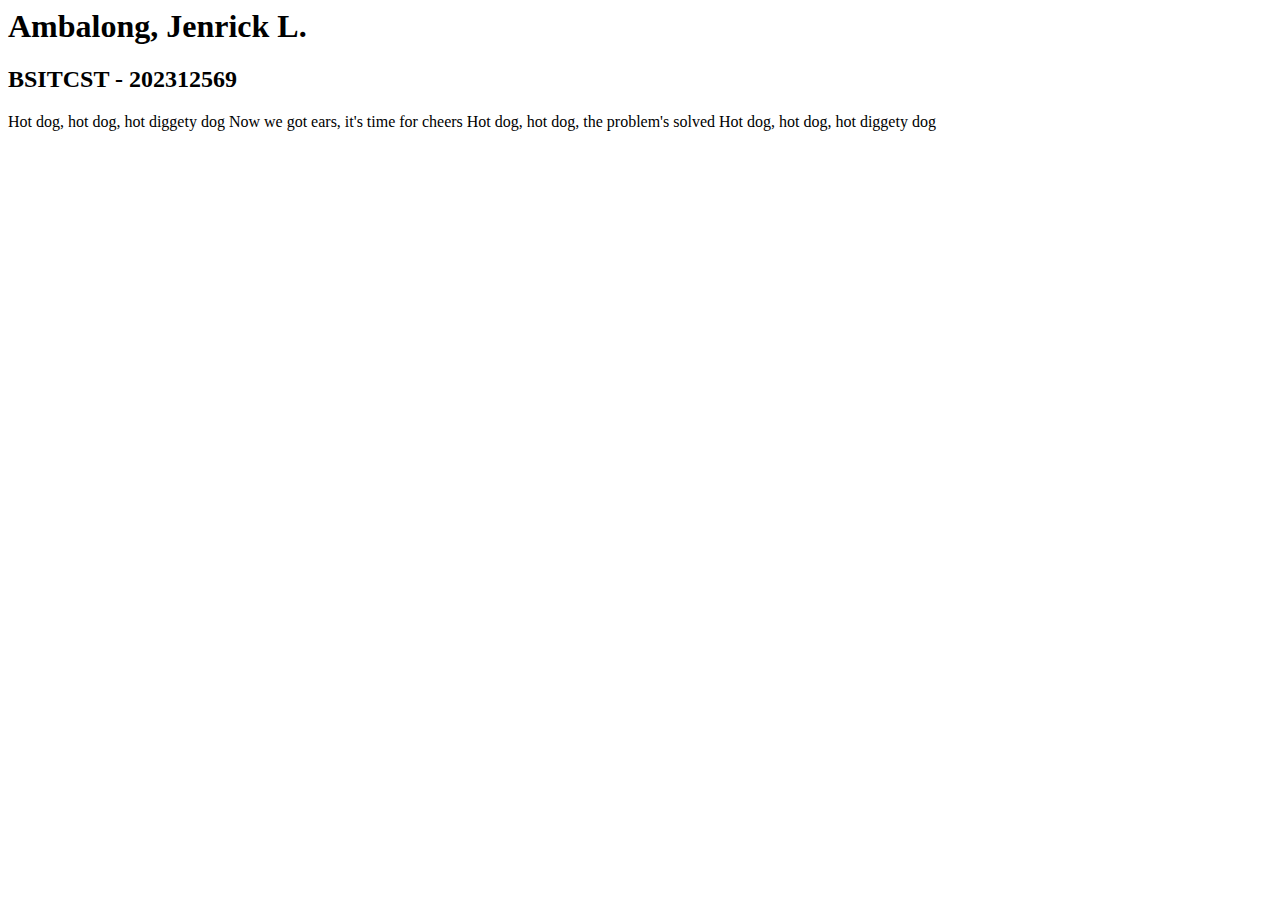
<file: index.html>
<html lang="en">
  <head>
    <title>IT0043 - TC01</title>
  </head>
  <body>
    <h1>Ambalong, Jenrick L.</h1>
    <h2>BSITCST - 202312569</h2>
    <p></p>
Hot dog, hot dog, hot diggety dog
Now we got ears, it's time for cheers
Hot dog, hot dog, the problem's solved
Hot dog, hot dog, hot diggety dog
  </body>
</html>
</file>
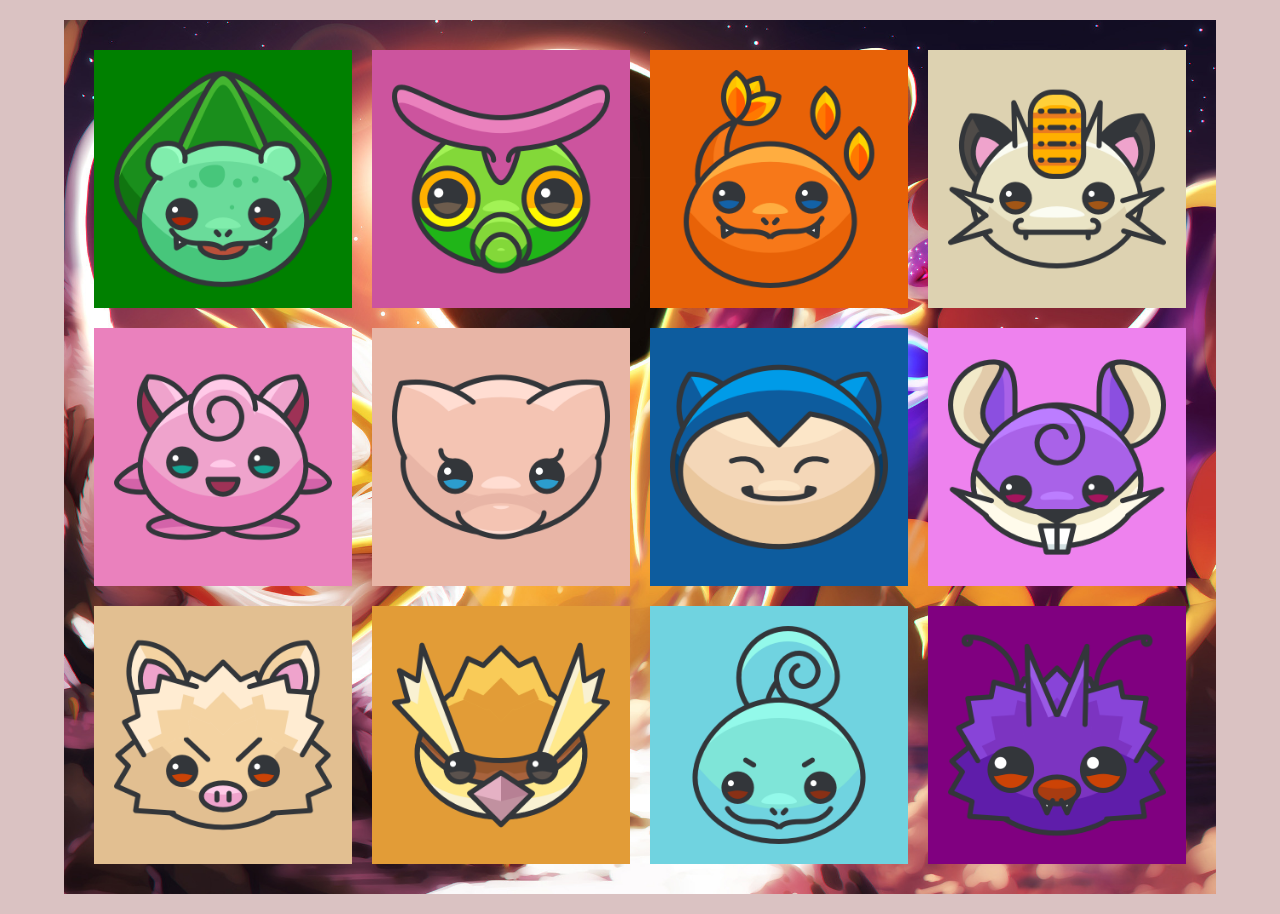
<file: ambalong_mpe.html>
<!DOCTYPE html>
<html lang="en">
<head>
    <meta charset="UTF-8">
    <meta name="viewport" content="width=device-width, initial-scale=1.0">
    <title>Document</title>
    <link rel="Stylesheet" href="ambalong_mpe.css"> 
</head>
<body>
    <div class="container">

        <div class="icon bulb">
            <img src="bullbasaur.png" alt="Bullbasaur"> 
            <p>Bullbasaur</p>
            <img src="pokeball.png" id="pokeball" alt="pokeball">
            <div class="types">
                <p class="type 1 bug">Grass</p>
                <p class="type 2 poison">Poison</p>
            </div>
        </div>

        <div class="icon cat"> 
            <img src="caterpie.png" alt="Caterpie"> 
            <p>Caterpie</p>
            <img src="pokeball.png" id="pokeball" alt="pokeball">
            <div class="types">
                <p class="type 1 bug">Bug</p>
            </div>
        </div>

        <div class="icon char"> 
            <img src="charmander1.png" alt="Charmander">
            <p>Charmander</p>
            <img src="pokeball.png" id="pokeball" alt="pokeball">
            <div class="types">
                <p class="type 1 fire">Fire</p>
            </div>
        </div>

        <div class="icon meow">
            <img src="meowth.png" alt="Meowth">
            <p>Meowth</p>
            <img src="pokeball.png" id="pokeball" alt="pokeball">
            <div class="types">
                <p class="type 1 normal">Normal</p>
            </div>
        </div>

        <div class="icon jig">
            <img src="jigglypuff.png" alt="Jigglypuff">
            <p>Jigglypuff</p>
            <img src="pokeball.png" id="pokeball" alt="pokeball">
            <div class="types">
                <p class="type 1 normal">Normal</p>
                <p class="type 2 fairy">Fairy</p>
            </div>
        </div>

        
        <div class="icon mew">
            <img src="mew.png" alt="Mew">
            <p>Mew</p>
            <img src="pokeball.png" id="pokeball" alt="pokeball">
            <div class="types">
                <p class="type 1 psychic">Psychic</p>
            </div>
        </div>

         <div class="icon snor">
            <img src="snorlax.png" alt="Snorlax">
            <p>Snorlax</p>
            <img src="pokeball.png" id="pokeball" alt="pokeball">
            <div class="types">
                <p class="type 1 normal">Normal</p>
            </div>
        </div>

        <div class="icon rat"> 
            <img src="rattata.png" alt="Rattata">
            <p>Rattata</p>
            <img src="pokeball.png" id="pokeball" alt="pokeball">
            <div class="types">
                <p class="type 1 normal">Normal</p>
            </div>
        </div>

    

        <div class="icon man">
            <img src="mankey.png" alt="Mankey">
            <p>Mankey</p>
            <img src="pokeball.png" id="pokeball" alt="pokeball">
            <div class="types">
                <p class="type 1 fighting">Fighting</p>
            </div>
        </div>

        <div class="icon pid"> 
            <img src="pidgey.png" alt="Pidgey"> 
            <p>Pidgey</p>
            <img src="pokeball.png" id="pokeball" alt="pokeball">
            <div class="types">
                <p class="type 1 normal">Normal</p>
                <p class="type 2 flying">Flying</p>
            </div>
        </div>

        <div class="icon squi">
            <img src="squirtle1.png" alt="Squirtle"> 
            <p>Squirtle</p>
            <img src="pokeball.png" id="pokeball" alt="pokeball">
            <div class="types">
                <p class="type 1 water">Water</p>
            </div>
        </div>

        <div class="icon ven">
            <img src="venonat1.png" alt="Venonat"> 
            <p>Venonat</p>
            <img src="pokeball.png" id="pokeball" alt="pokeball">
            <div class="types">
                <p class="type 1 bug">Bug</p>
                <p class="type 2 poison">Poison</p>
            </div>
        </div>

</body>
</html>
</file>
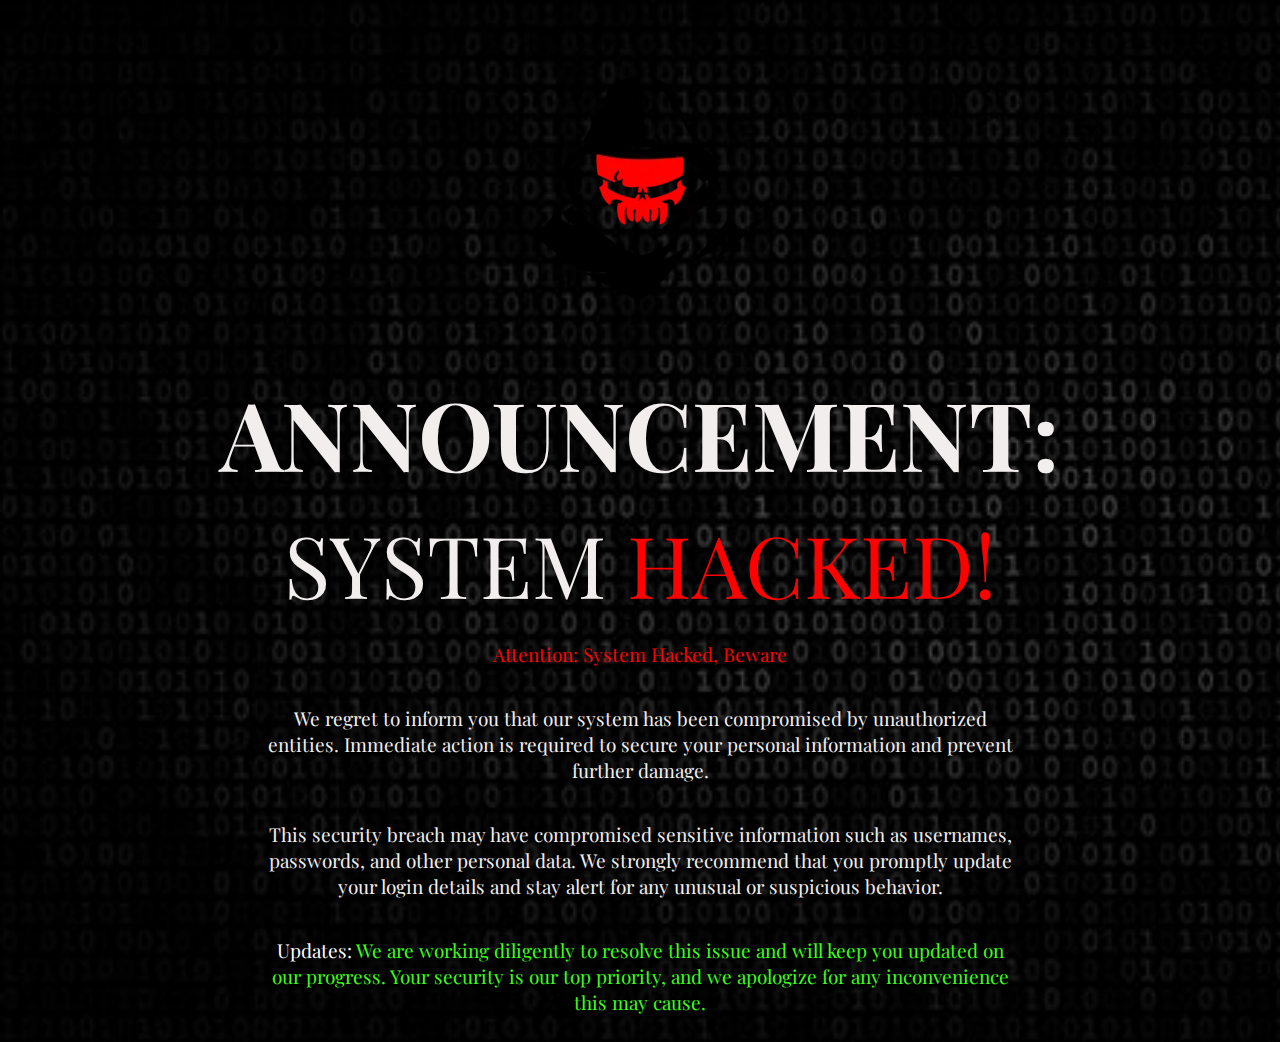
<file: ambalong_tsa3.html>
<!DOCTYPE html>
<html lang="en">
<head>
    <meta charset="UTF-8">
    <meta name="viewport" content="width=device-width, initial-scale=1.0">
    <title>SYSTEM HACKED</title>
<link rel="stylesheet" href="ambalong_tsa3.css">   
</head>
<body>
    <img src="logo2.png" alt="Logo">
    <h1 class="heading">ANNOUNCEMENT:</h1>
    <h2 class="subheading">SYSTEM <span class="highlight">HACKED!</span></h2>

        <p><span class="highlight">Attention: System Hacked, Beware</span></p>

<p>We regret to inform you that our system has been compromised by unauthorized entities. Immediate action is required to secure your personal information and prevent further damage.</p>

<p>This security breach may have compromised sensitive information such as usernames, passwords, and other personal data. We strongly recommend that you promptly update your login details and stay alert for any unusual or suspicious behavior. </p>

<p>
    <span class="update">Updates:</span> 
    <span class="gab">
        We are working diligently to resolve this issue and will keep you updated on our progress. Your security is our top priority, and we apologize for any inconvenience this may cause.
    </span>
</p>

</body>
</html>
</file>
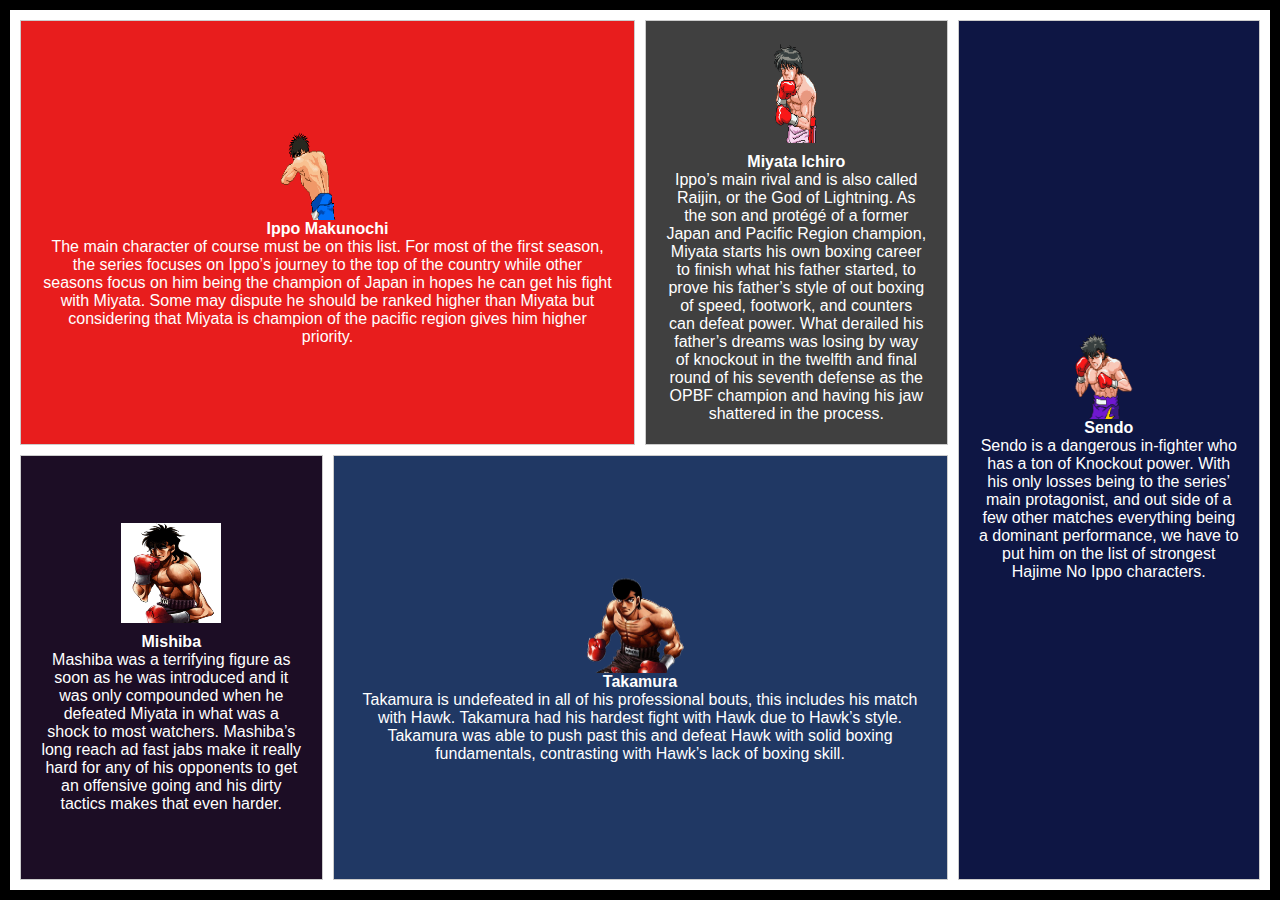
<file: ambalong_tsa5.html>
<!DOCTYPE html>
<html lang="en">
<head>
    <meta charset="UTF-8">
    <meta name="viewport" content="width=device-width, initial-scale=1.0">
    <title>Document</title>
    <link rel="stylesheet" href="tsa5.css">
</head>
<body>
    <div class="container">
        <div class="character ippo">
            <img src="ippo.png" alt="Ippo">
            <div class="info">
                <div class="name">Ippo Makunochi</div>
                <div class="description">The main character of course must be on this list. For most of the first season, the series focuses on Ippo’s journey to the top of the country while other seasons focus on him being the champion of Japan in hopes he can get his fight with Miyata. Some may dispute he should be ranked higher than Miyata but considering that Miyata is champion of the pacific region gives him higher priority.</div>
            </div>
        </div>

            <div class="character miyata">
                <img src="miyata.png" alt="Miyata">
                <div class="info">
                    <div class="name">Miyata Ichiro</div>
                    <div class="description">Ippo’s main rival and is also called Raijin, or the God of Lightning. As the son and protégé of a former Japan and Pacific Region champion, Miyata starts his own boxing career to finish what his father started, to prove his father’s style of out boxing of speed, footwork, and counters can defeat power. What derailed his father’s dreams was losing by way of knockout in the twelfth and final round of his seventh defense as the OPBF champion and having his jaw shattered in the process.</div>
                </div>
            </div>
         
                <div class="character mishiba">
                    <img src="mishiba.png" alt="mishiba">
                    <div class="info">
                        <div class="name">Mishiba</div>
                        <div class="description">Mashiba was a terrifying figure as soon as he was introduced and it was only compounded when he defeated Miyata in what was a shock to most watchers. Mashiba’s long reach ad fast jabs make it really hard for any of his opponents to get an offensive going and his dirty tactics makes that even harder.</div>
                    </div>
                </div>

        <div class="character takamura">
            <img src="takamura.png" alt="takamura">
            <div class="info">
                <div class="name">Takamura</div>
                <div class="description">Takamura is undefeated in all of his professional bouts, this includes his match with Hawk. Takamura had his hardest fight with Hawk due to Hawk’s style. Takamura was able to push past this and defeat Hawk with solid boxing fundamentals, contrasting with Hawk’s lack of boxing skill.</div> </div>
        </div>

        <div class="character sendo">
            <img src="sendo.png" alt="sendo">
            <div class="info">
                <div class="name">Sendo</div>
                <div class="description">Sendo is a dangerous in-fighter who has a ton of Knockout power. With his only losses being to the series’ main protagonist, and out side of a few other matches everything being a dominant performance, we have to put him on the list of strongest Hajime No Ippo characters.

                </div> 
            </div>
        </div>
        
            


</body>
</html>
</file>
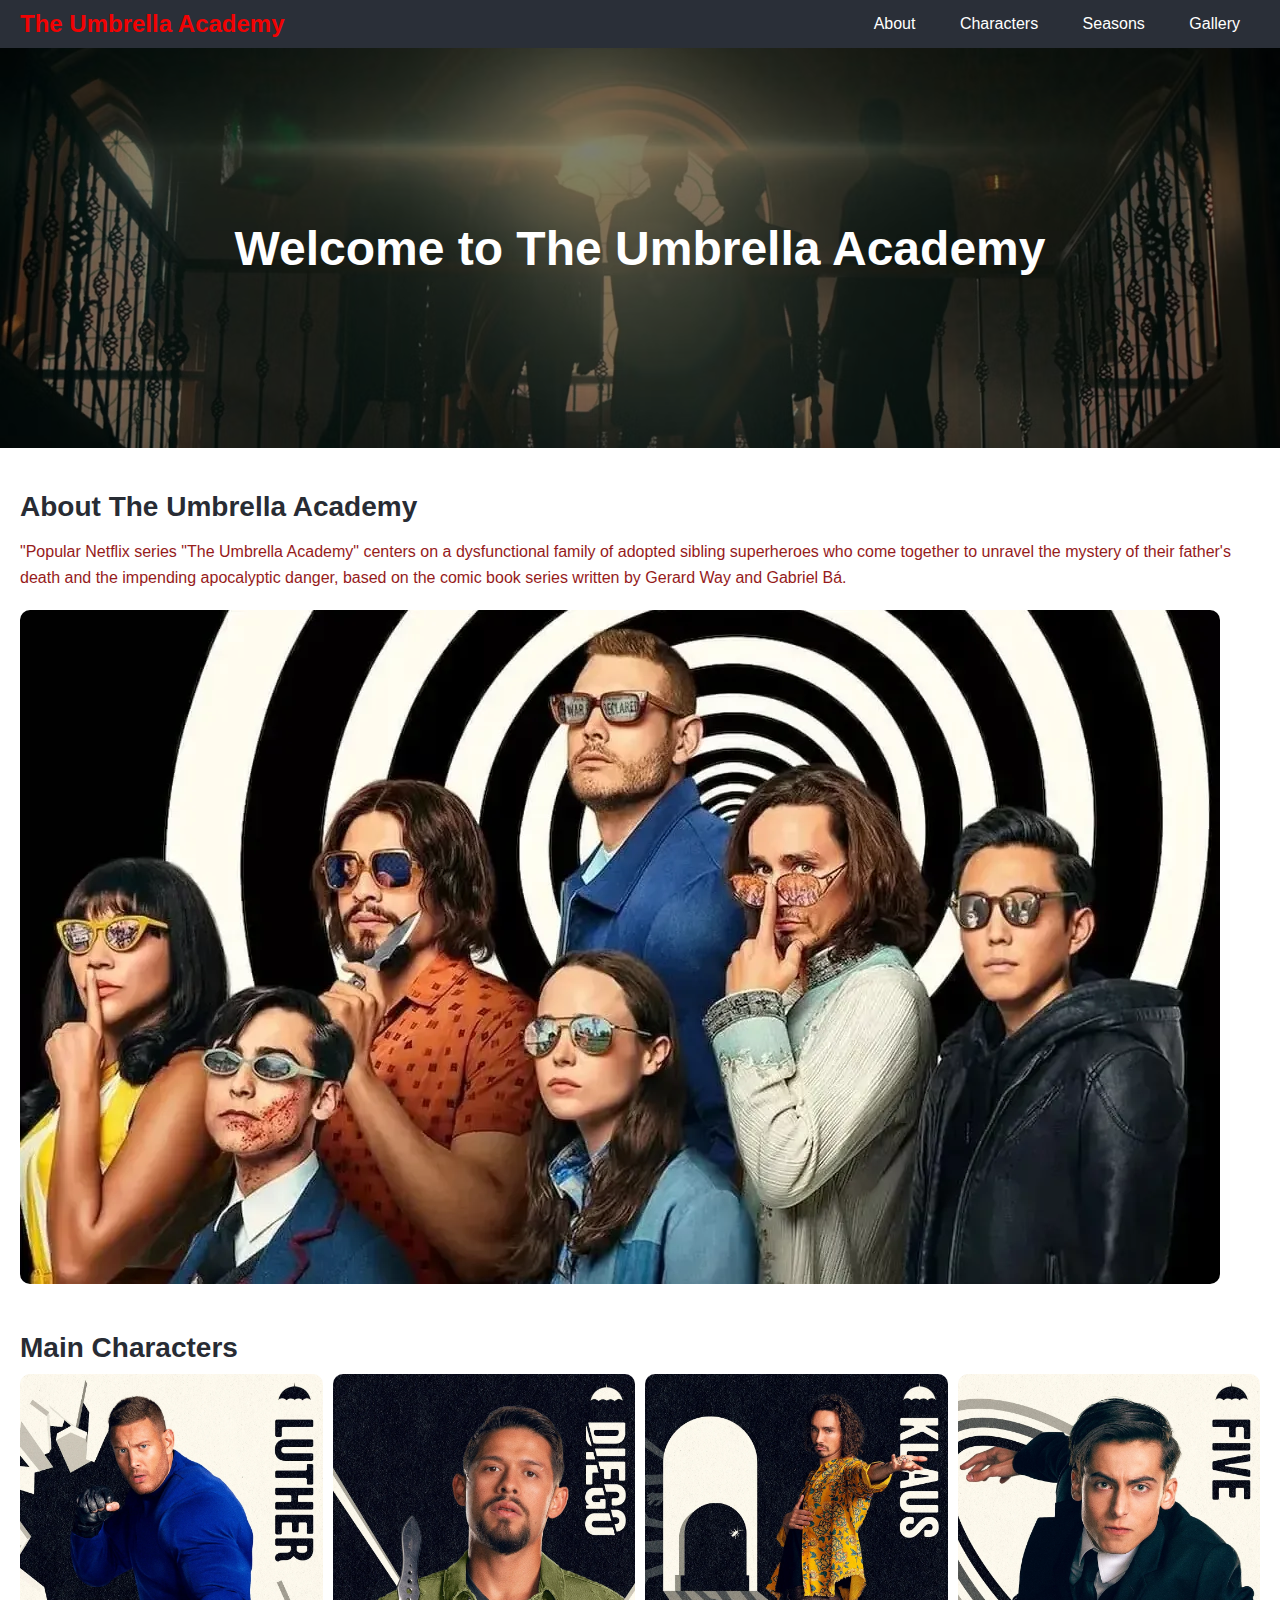
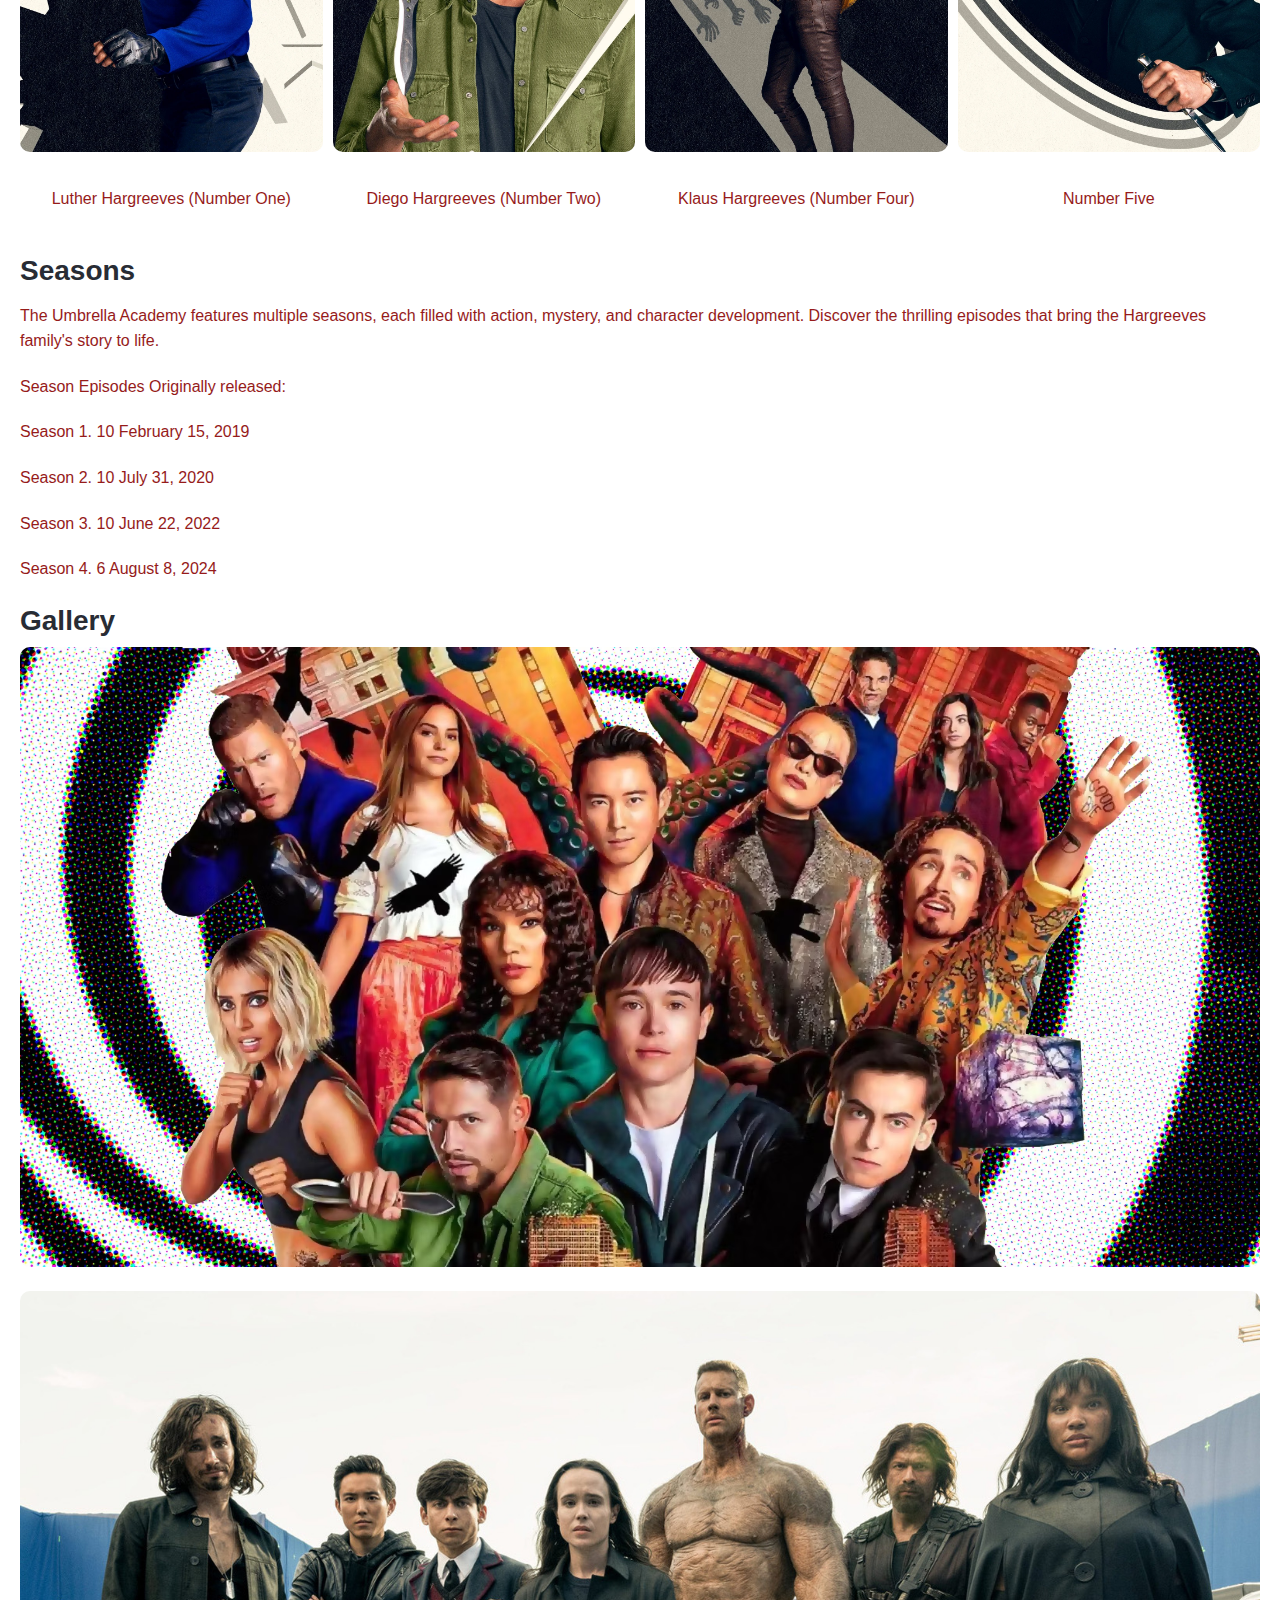
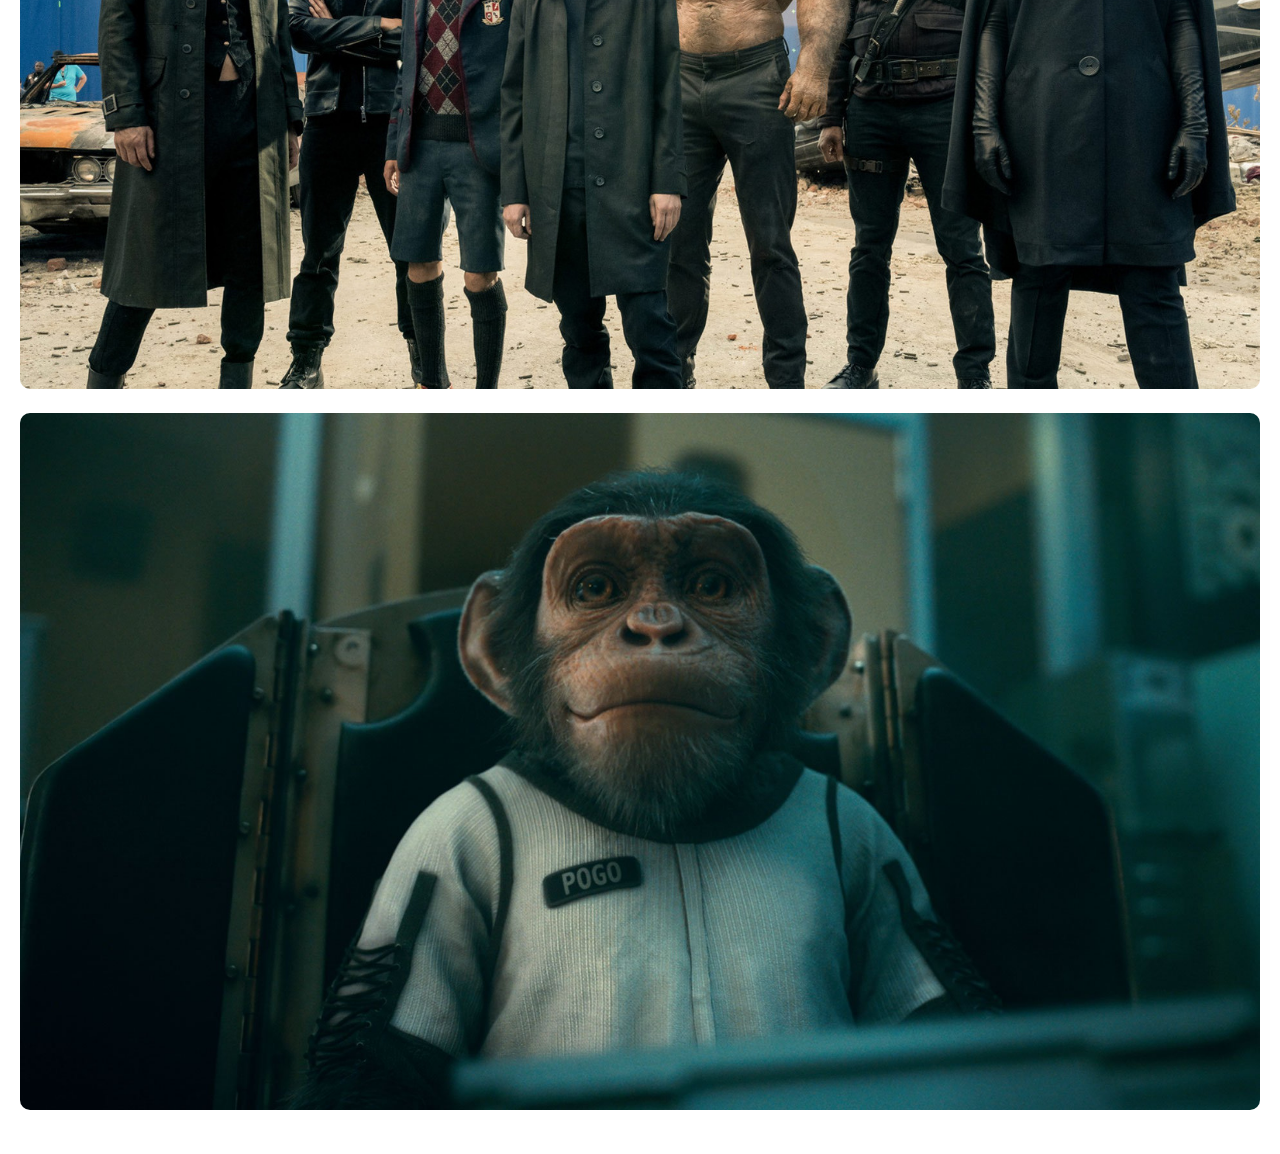
<file: ambalong_tsa6.html>
<!DOCTYPE html>
<html lang="en">
<head>
    <meta charset="UTF-8">
    <meta name="viewport" content="width=device-width, initial-scale=1.0">
    <title>The Umbrella Academy</title>
    <link rel="stylesheet" href="payong.css">
</head>
<body>
    <div class="navbar">
        <div class="logo">The Umbrella Academy</div>
        <div>
            <a href="#about">About</a>
            <a href="#characters">Characters</a>
            <a href="#seasons">Seasons</a>
            <a href="#gallery">Gallery</a>
        </div>
    </div>
    <div class="hero">
        <div class="hero-text">
            <h1>Welcome to The Umbrella Academy</h1>
        </div>
    </div>
    <div class="content">
        <section id="about">
            <h2>About The Umbrella Academy</h2>
            <p>"Popular Netflix series "The Umbrella Academy" centers on a dysfunctional family of adopted sibling superheroes who come together to unravel the mystery of their father's death and the impending apocalyptic danger, based on the comic book series written by Gerard Way and Gabriel Bá.</p>
            <img src="cast.png" alt="The Umbrella Academy">
        </section>
        <section id="characters">
            <h2>Main Characters</h2>
            <div class="characters-list">
                <div class="character-item">
                    <img src="Luther.png" alt="Luther Hargreeves">
                    <p>Luther Hargreeves (Number One)</p>
                </div>
                <div class="character-item">
                    <img src="Diego.png" alt="Diego Hargreeves">
                    <p>Diego Hargreeves (Number Two)</p>
                </div>
                <div class="character-item">
                    <img src="Klaus.png" alt="Klaus Hargreeves">
                    <p>Klaus Hargreeves (Number Four)</p>
                </div>
                <div class="character-item">
                    <img src="five.png" alt="Number Five">
                    <p>Number Five</p>
                </div>
            </div>
        </section>
        <section id="seasons">
            <h2>Seasons</h2>
            <p>The Umbrella Academy features multiple seasons, each filled with action, mystery, and character development. Discover the thrilling episodes that bring the Hargreeves family's story to life.</p>
                <p>Season	Episodes	Originally released:</p>
                    <p>Season 1.	10	February 15, 2019</p>
                        <p>Season 2.	10	July 31, 2020</p>
                            <p>Season 3.	10	June 22, 2022</p>
                                <p>Season 4.	6	August 8, 2024</p>
            </p>
        </section>
        <section id="gallery">
            <h2>Gallery</h2>
            <img src="gallery.png">
            <img src="gallery1.png">
            <img src="ungoy.png">
        </section>
    </div>
</body>
</html>
</file>
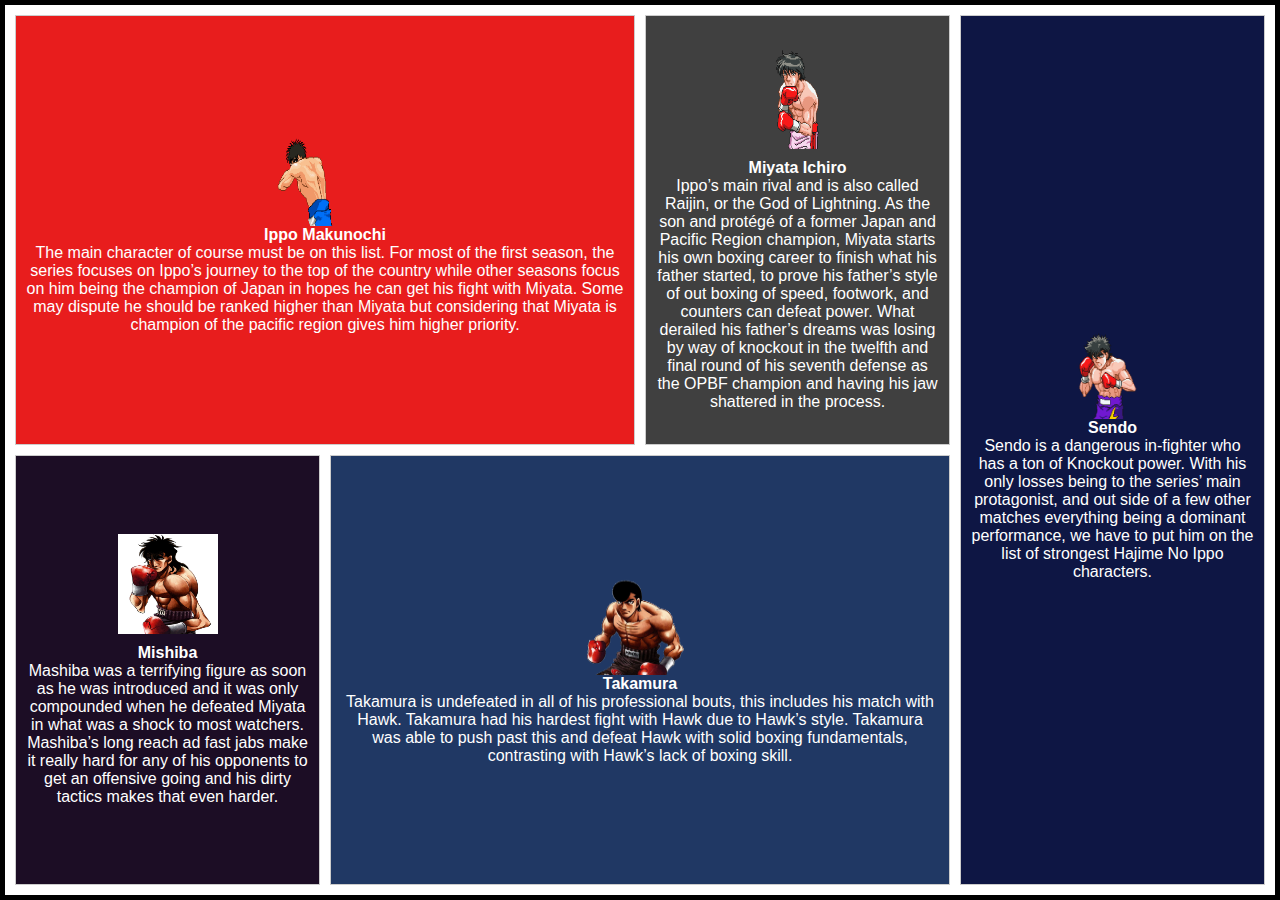
<file: TSA5.html>
<!DOCTYPE html>
<html lang="en">
<head>
    <meta charset="UTF-8">
    <meta name="viewport" content="width=device-width, initial-scale=1.0">
    <title>Document</title>
    <link rel="stylesheet" href="TSA5.css">
</head>
<body>
    <div class="container">
        <div class="character ippo">
            <img src="ippo.png" alt="Ippo">
            <div class="info">
                <div class="name">Ippo Makunochi</div>
                <div class="description">The main character of course must be on this list. For most of the first season, the series focuses on Ippo’s journey to the top of the country while other seasons focus on him being the champion of Japan in hopes he can get his fight with Miyata. Some may dispute he should be ranked higher than Miyata but considering that Miyata is champion of the pacific region gives him higher priority.</div>
            </div>
        </div>

            <div class="character miyata">
                <img src="miyata.png" alt="Miyata">
                <div class="info">
                    <div class="name">Miyata Ichiro</div>
                    <div class="description">Ippo’s main rival and is also called Raijin, or the God of Lightning. As the son and protégé of a former Japan and Pacific Region champion, Miyata starts his own boxing career to finish what his father started, to prove his father’s style of out boxing of speed, footwork, and counters can defeat power. What derailed his father’s dreams was losing by way of knockout in the twelfth and final round of his seventh defense as the OPBF champion and having his jaw shattered in the process.</div>
                </div>
            </div>
         
                <div class="character mishiba">
                    <img src="mishiba.png" alt="mishiba">
                    <div class="info">
                        <div class="name">Mishiba</div>
                        <div class="description">Mashiba was a terrifying figure as soon as he was introduced and it was only compounded when he defeated Miyata in what was a shock to most watchers. Mashiba’s long reach ad fast jabs make it really hard for any of his opponents to get an offensive going and his dirty tactics makes that even harder.</div>
                    </div>
                </div>
        <div class="character takamura">
            <img src="takamura.png" alt="takamura">
            <div class="info">
                <div class="name">Takamura</div>
                <div class="description">Takamura is undefeated in all of his professional bouts, this includes his match with Hawk. Takamura had his hardest fight with Hawk due to Hawk’s style. Takamura was able to push past this and defeat Hawk with solid boxing fundamentals, contrasting with Hawk’s lack of boxing skill.</div> </div>
        </div>
        <div class="character sendo">
            <img src="sendo.png" alt="sendo">
            <div class="info">
                <div class="name">Sendo</div>
                <div class="description">Sendo is a dangerous in-fighter who has a ton of Knockout power. With his only losses being to the series’ main protagonist, and out side of a few other matches everything being a dominant performance, we have to put him on the list of strongest Hajime No Ippo characters.

                </div> 
            </div>
        </div>
        
            


</body>
</html>
</file>
<file: ambalong_mpe.css>
*{
    margin: 0;
    padding: 0;
    box-sizing: border-box;
    transition: 1s ease;
}

body{
    background-color: rgba(142, 68, 68, 0.325);
}

.container{
    background-image: url(a.png);
    background-size: cover;
    background-repeat: no-repeat;
    background-position: center;
    background-attachment: fixed;
    width: 90vw;
    margin: 20px auto;
    padding: 20px;
    display: flex;
    flex-direction: row;
    align-items: start;
    flex-wrap: wrap;
    justify-content: space-evenly;
}

.icon{
    width: 250px;
    padding: 20px;
    text-align: center;
    margin: 10px;
	display: flex;
    flex-grow: 1;
	align-items: center;
	justify-content: space-between;
}
.bulb{
    background-color: green;
}
.cat{
    background-color: #CC549E;
}

.char{
    background-color: #e86207;
}

.dra{
    background-color: #1a93d6;
}

.eevee{
    background-color: #c4833d;
}

.jig{
    background-color: #ea81bd;
}

.man{
    background-color: #e2bf91;
}

.meow{
    background-color: #ddd2b1;
}

.mew{
    background-color: #e8b5a6;
}

.pid{
    background-color: #e29c37;
}

.psy{
    background-color: #ffd400;
}

.snor{
    background-color: #0d5c9e;
}

.squi{
    background-color: #70d3e0;
}
.rat{
    background-color: violet;
}
.ven{
    background-color: purple;
}

img{
    width: 100%;
}

p{
    display: none;
    text-align: center;
    color: rgb(255, 255, 255);
    font-size: 1.5rem;
}

.types{
	display: none;
	text-align: center;
}

#pokeball{
    display: none;
    width: 115px;
    height: 80px;
}

@media(max-width: 1200px){
    .icon{
		display: flex;
        padding: 20px;
        width: 600px;
        vertical-align: center;
        flex-grow: 1;
    }

    .icon:hover{
        background-image: url("hoverbg.jpg");
		background-size: cover;
		background-position: center;
		background-repeat: no-repeat;
    }
	

    p, #pokeball{
        display: inline-block;
    }

    img{
        width: 100px;
    }
}

@media(max-width: 500px){
    .icon{
        padding: 20px;
        width: 250px;
        vertical-align: center;
        flex-grow: 1;
		flex-direction: column;
}

    .icon:hover{
        background-image: url("hover.jpg");
		background-size: cover;
		background-position: center;
		background-repeat: no-repeat;
    }

    p, types{
        display: inline-block;
    }

    #pokeball{
        display: none;
    }

    img{
        width: 150px;
    }
	
	.types{
		width: 100%;
		margin: 0 10rem;
		display: flex;
		flex-direction: column;
	}

	.type1, .type2{
		display: inline-block;
		padding: 0.5rem;
		border-radius: 0.5rem;
		margin: 0.5rem;
		color: white;
		font-size: 2rem;
		flex-grow: 1;
	}
}
.grass{
    background-color: #7AC74C;
}

.bug{
	background-color: #A6B91A;
}

.fire{
	background-color: #EE8130;
}

.dragon{
	background-color: #6F35FC;
}

.normal{
	background-color: #A8A77A;
}

.fairy{
	background-color: #D685AD;
}

.fighting{
	background-color: #C22E28;
}

.psychic{
	background-color: #F95587;
}

.flying{
	background-color: #A98FF3;
}

.water{
	background-color: #6390F0;
}
.poison{
    background-color: #a33ea1;
}
</file>
<file: ambalong_tsa3.css>
@import url('https://fonts.googleapis.com/css2?family=Playfair+Display:ital,wght@0,400..900;1,400..900&display=swap');

body{
    background-image: url(bg2.jpg);
    background-size: cover;
    color: #f2eeee;
    text-align: center;
    flex-direction: column;
    display: flex;
    justify-content: center;
    align-items: center;
    padding-left: 20%;
    padding-right: 20%;
    font-family: 'Playfair Display';
    font-size: 19px;

}
.logo{
    width: 50px;
}
.heading{
    margin-top: 1px;
    font-size: 5.0em;
    font-weight: 700;
    margin-bottom: 5px;

} 
.subheading{

    font-size: 4.5em;
    font-weight: 300;
    margin-top: 5px;
    margin-bottom: 2px;
    
}
.update{
    color: #FFFFFF;
}
.gab{
    color: #39FF14;
    margin-bottom: 10px;
}
.highlight{
    color: #ff0000;
}
</file>
<file: tsa5.css>
* {
    box-sizing: border-box;
    font-family: Verdana, Geneva, Tahoma, sans-serif;
}

body, html {
    margin: 0;
    padding: 0;
    height: 100%;
    width: 100%;
    font-family: 'Courier New', Courier, monospace;
}

.container {
    display: grid;
    grid-template-columns: repeat(4, 1fr);
    grid-template-rows: repeat(2, 1fr);
    gap: 10px;
    padding:10px;
    border: 10px solid black;
    height: 100vh;
    width: 100vw;
}

.character {
    display: flex;
    align-items: center;
    justify-content: center;
    border: 1px solid #ccc;
    padding: 20px;
    box-sizing: border-box;
    height: 100%;
    width: 100%;
}

.character img {
    width: 100px;
    height: 100px;
    margin-right: 10px;
}

.info {
    display: flex;
    flex-direction: column;
    color: white;
}

.name {
    font-weight: bold;
    color: white;
}


.ippo {
    grid-column: 1 / 3;
    grid-row: 1;
    background-color: #e81d1d;
    flex-direction: column;
    text-align: center;
}


.miyata {
    grid-column: 3 / 3;
    grid-row: 1;
    background-color: #404040;
    flex-direction: column;
    text-align: center;
}

.mishiba {
    grid-column: 1 / 2;
    grid-row: 2;
    background-color: #1c0d25;
    flex-direction: column;
    text-align: center;
}
.takamura {
    grid-column: 2 / 3;
    grid-row: 2;
    background-color: #3a3030;
    flex-direction: column;
    text-align: center;

}
.sendo {
    grid-column: 1 / 3;
    grid-row: 3;
    background-color: #203864;
    flex-direction: column;
    text-align: center;

}

.miyata img{
    margin: 0 auto 10px auto;
}

.mishiba img{
    margin: 0 auto 10px auto;
}

.takamura {
    grid-column: 2 / 4;
    grid-row: 2;
    background-color: #203864;
}

.sendo {
    grid-column: 4;
    grid-row: 1 / 3;
    background-color: #0e1644;
    flex-direction: column;
}

@media (max-width: 1024px) {
    .container {
        grid-template-columns: repeat(2, 1fr);
        grid-template-rows: repeat(5, 1fr);
    }

    .character {
        flex-direction: column;
        text-align: center;
    }

    .ippo{
        grid-column: 1 / 2;
        grid-row: 1;

    }

    .miyata {
        grid-column: 2 / 3;
        grid-row: 1;

    }

    .mishiba{
        grid-column: 1 / 2;
        grid-row: 2;
  
    }

    .takamura{
        grid-column: 2 / 3;
        grid-row: 2;

    }

    .sendo{
        grid-column: 1 / 3;
        grid-row: 3;
        flex-direction: column;
  
    }
}

@media (max-width: 768px) {
    .container {
        grid-template-columns: 1fr;
        grid-template-rows: repeat(5, auto);
    }

    .character {
        flex-direction: column;
        text-align: center;
    }

    .character img {
        margin: 0 0 10px 0;
    }

    .ippo, .miyata, .mishiba, .takamura, .sendo{
        grid-column: 1;
        grid-row: auto;
    }

}
</file>
<file: payong.css>
body {
    font-family: 'Segoe UI', Tahoma, Verdana, sans-serif;
    margin: 0;
    padding: 0;
    background-color: #0c0707;
    color: #961b1b;
}

.navbar {
    background-color: #2a2f38;
    display: flex;
    justify-content: space-between;
    align-items: center;
    padding: 10px 20px;
}

.navbar .logo {
    color: #ff0000f3;
    font-size: 24px;
    font-weight: bold;
}

.navbar a {
    color: rgb(255, 255, 255);
    padding: 14px 20px;
    text-decoration: none;
}

.navbar a:hover {
    background-color: #ffffff02;
    color: #e60707;
}

.hero {
    background-image: url('bgyo.png');
    background-size: cover;
    background-position: center;
    height: 400px;
    color: white;
    display: flex;
    justify-content: center;
    align-items: center;
    text-align: center;
    position: relative;
}

.hero:before {
    content: '';
    position: absolute;
    top: 0;
    left: 0;
    width: 100%;
    height: 100%;
    background: rgba(0, 0, 0, 0.5);
}

.hero-text {
    position: relative;
    z-index: 1;
}

.hero h1 {
    font-size: 48px;
    margin: 0;
}

.hero p {
    font-size: 24px;
    margin-top: 10px;
}

.content {
    padding: 20px;
    background-color: #fff;
}

.content h2 {
    font-size: 28px;
    margin-bottom: 10px;
    color: #282c34;
}

.content p {
    font-size: 16px;
    line-height: 1.6;
    margin-bottom: 20px;
}

.content img {
    max-width: 100%;
    border-radius: 10px;
    margin-bottom: 20px;
}

.characters-list {
    display: flex;
    flex-wrap: wrap;
    gap: 10px;
}

.character-item {
    flex: 1 1 calc(25% - 10px);
    text-align: center;
}

.character-item img {
    width: 100%;
    border-radius: 10px;
}

.character-item p {
    margin-top: 10px;
    font-size: 16px;
}

@media (max-width: 768px) {
    .hero {
        height: 300px;
    }
    .hero h1 {
        font-size: 36px;
    }
    .hero p {
        font-size: 20px;
    }
    .character-item {
        flex: 1 1 calc(50% - 10px);
    }
}

@media (max-width: 480px) {
    .navbar a {
        padding: 10px;
    }
    .hero {
        height: 200px;
    }
    .hero h1 {
        font-size: 24px;
    }
    .hero p {
        font-size: 16px;
    }
    .character-item {
        flex: 1 1 100%;
    }
}
</file>
<file: TSA5.css>
* {
    box-sizing: border-box;
    font-family: Verdana, Geneva, Tahoma, sans-serif;
}

body, html {
    margin: 0;
    padding: 0;
    height: 100%;
    width: 100%;
    font-family: 'Courier New', Courier, monospace;
}

.container {
    display: grid;
    grid-template-columns: repeat(4, 1fr);
    grid-template-rows: repeat(2, 1fr);
    gap: 10px;
    padding: 10px;
    border: 5px solid black;
    height: 100vh;
    width: 100vw;
}

.character {
    display: flex;
    align-items: center;
    justify-content: center;
    border: 1px solid #ccc;
    padding: 10px;
    box-sizing: border-box;
    height: 100%;
    width: 100%;
}

.character img {
    width: 100px;
    height: 100px;
    margin-right: 10px;
}

.info {
    display: flex;
    flex-direction: column;
    color: white;
}

.name {
    font-weight: bold;
    color: white;
}

#ippo .character{
    flex-direction: row;

}

.ippo {
    grid-column: 1 / 3;
    grid-row: 1;
    background-color: #e81d1d;
    flex-direction: column;
    text-align: center;
}


.miyata {
    grid-column: 3 / 3;
    grid-row: 1;
    background-color: #404040;
    flex-direction: column;
    text-align: center;
}

.mishiba {
    grid-column: 1 / 2;
    grid-row: 2;
    background-color: #1c0d25;
    flex-direction: column;
    text-align: center;
}
.takamura {
    grid-column: 2 / 3;
    grid-row: 2;
    background-color: #3a3030;
    flex-direction: column;
    text-align: center;

}
.sendo {
    grid-column: 1 / 3;
    grid-row: 3;
    background-color: #203864;
    flex-direction: column;
    text-align: center;

}

.miyata img{
    margin: 0 auto 10px auto;
}

.mishiba img{
    margin: 0 auto 10px auto;
}

.takamura {
    grid-column: 2 / 4;
    grid-row: 2;
    background-color: #203864;
}

.sendo {
    grid-column: 4;
    grid-row: 1 / 3;
    background-color: #0e1644;
    flex-direction: column;
}

@media (max-width: 1024px) {
    .container {
        grid-template-columns: repeat(2, 1fr);
        grid-template-rows: repeat(5, 1fr);
    }

    .character {
        flex-direction: column;
        text-align: center;
    }

    .ippo{
        grid-column: 1 / 2;
        grid-row: 1;

    }

    .miyata {
        grid-column: 2 / 3;
        grid-row: 1;

    }

    .mishiba{
        grid-column: 1 / 2;
        grid-row: 2;
  
    }

    .takamura{
        grid-column: 2 / 3;
        grid-row: 2;

    }

    .sendo{
        grid-column: 1 / 3;
        grid-row: 3;
        flex-direction: column;
  
    }
}

@media (max-width: 768px) {
    .container {
        grid-template-columns: 1fr;
        grid-template-rows: repeat(5, auto);
    }

    .character {
        flex-direction: column;
        text-align: center;
    }

    .character img {
        margin: 0 0 10px 0;
    }

    .ippo, .miyata, .mishiba, .takamura, .sendo{
        grid-column: 1;
        grid-row: auto;
    }

}
</file>
